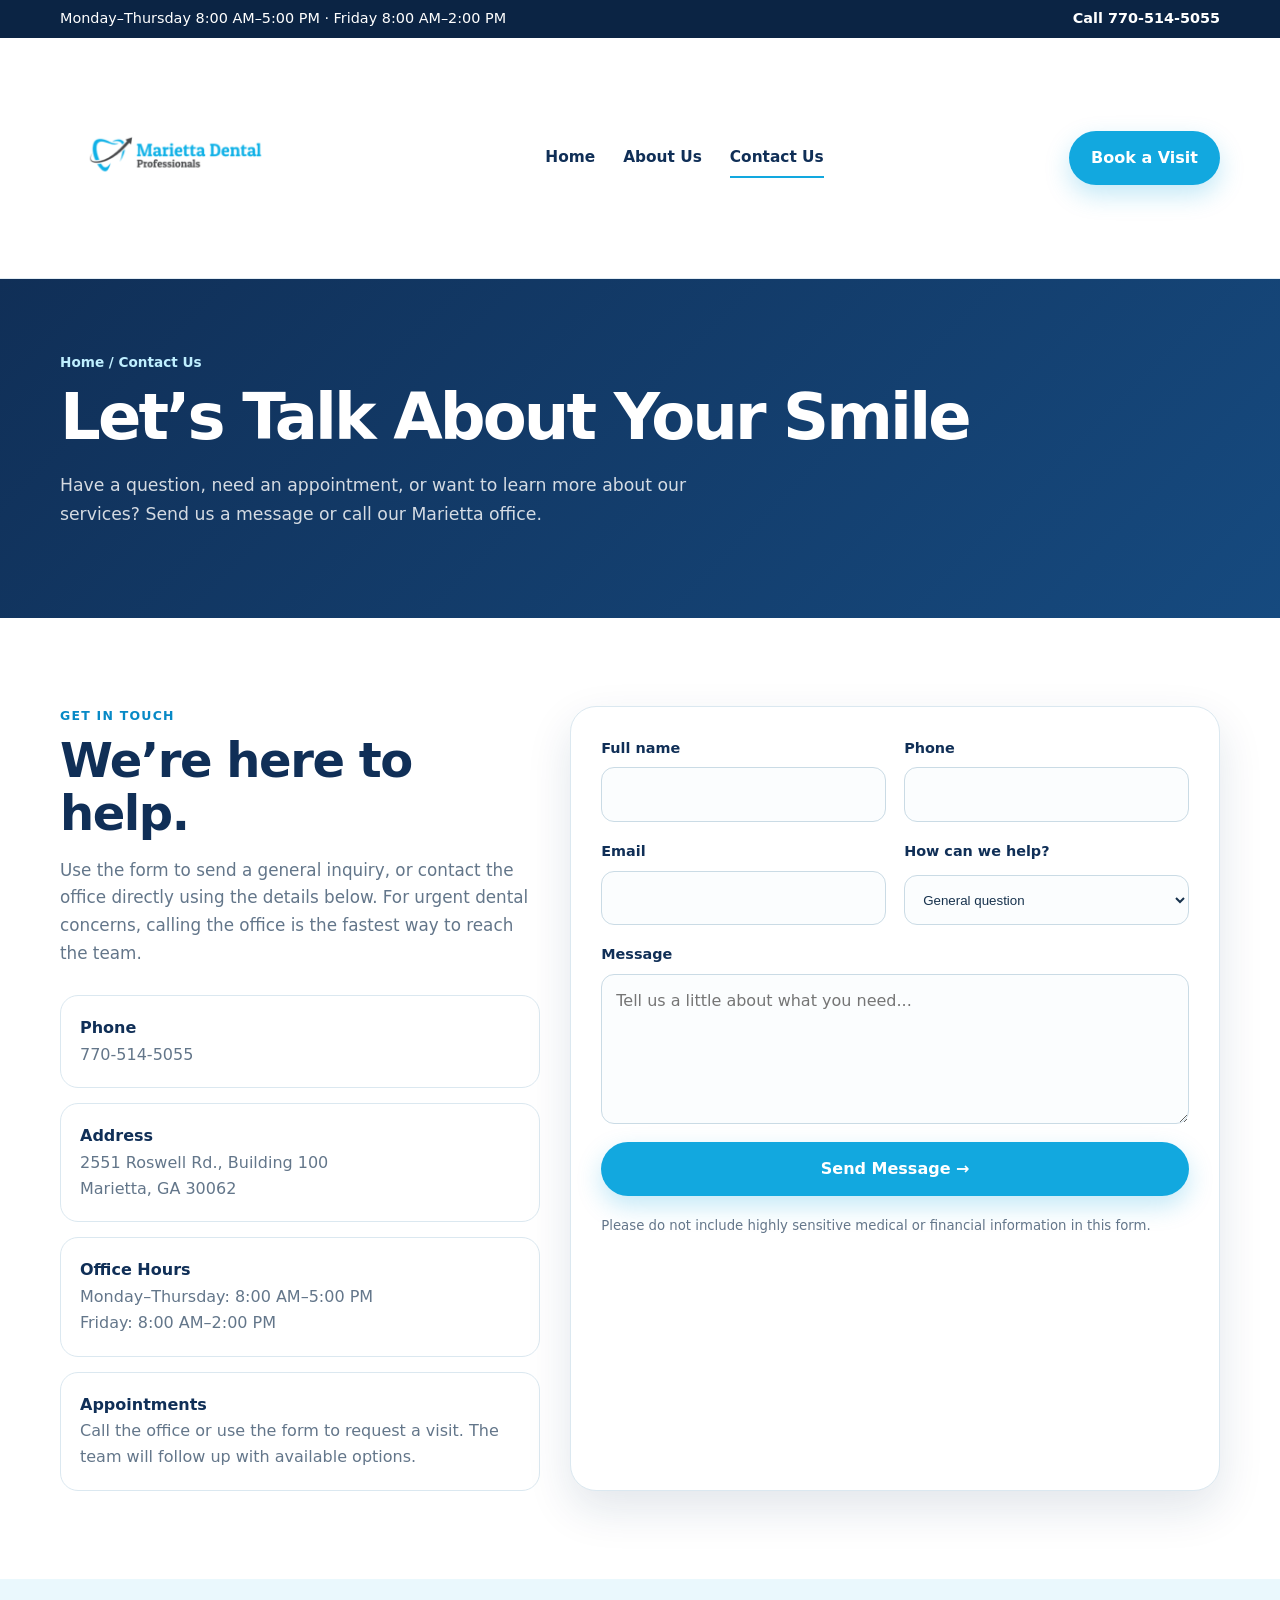
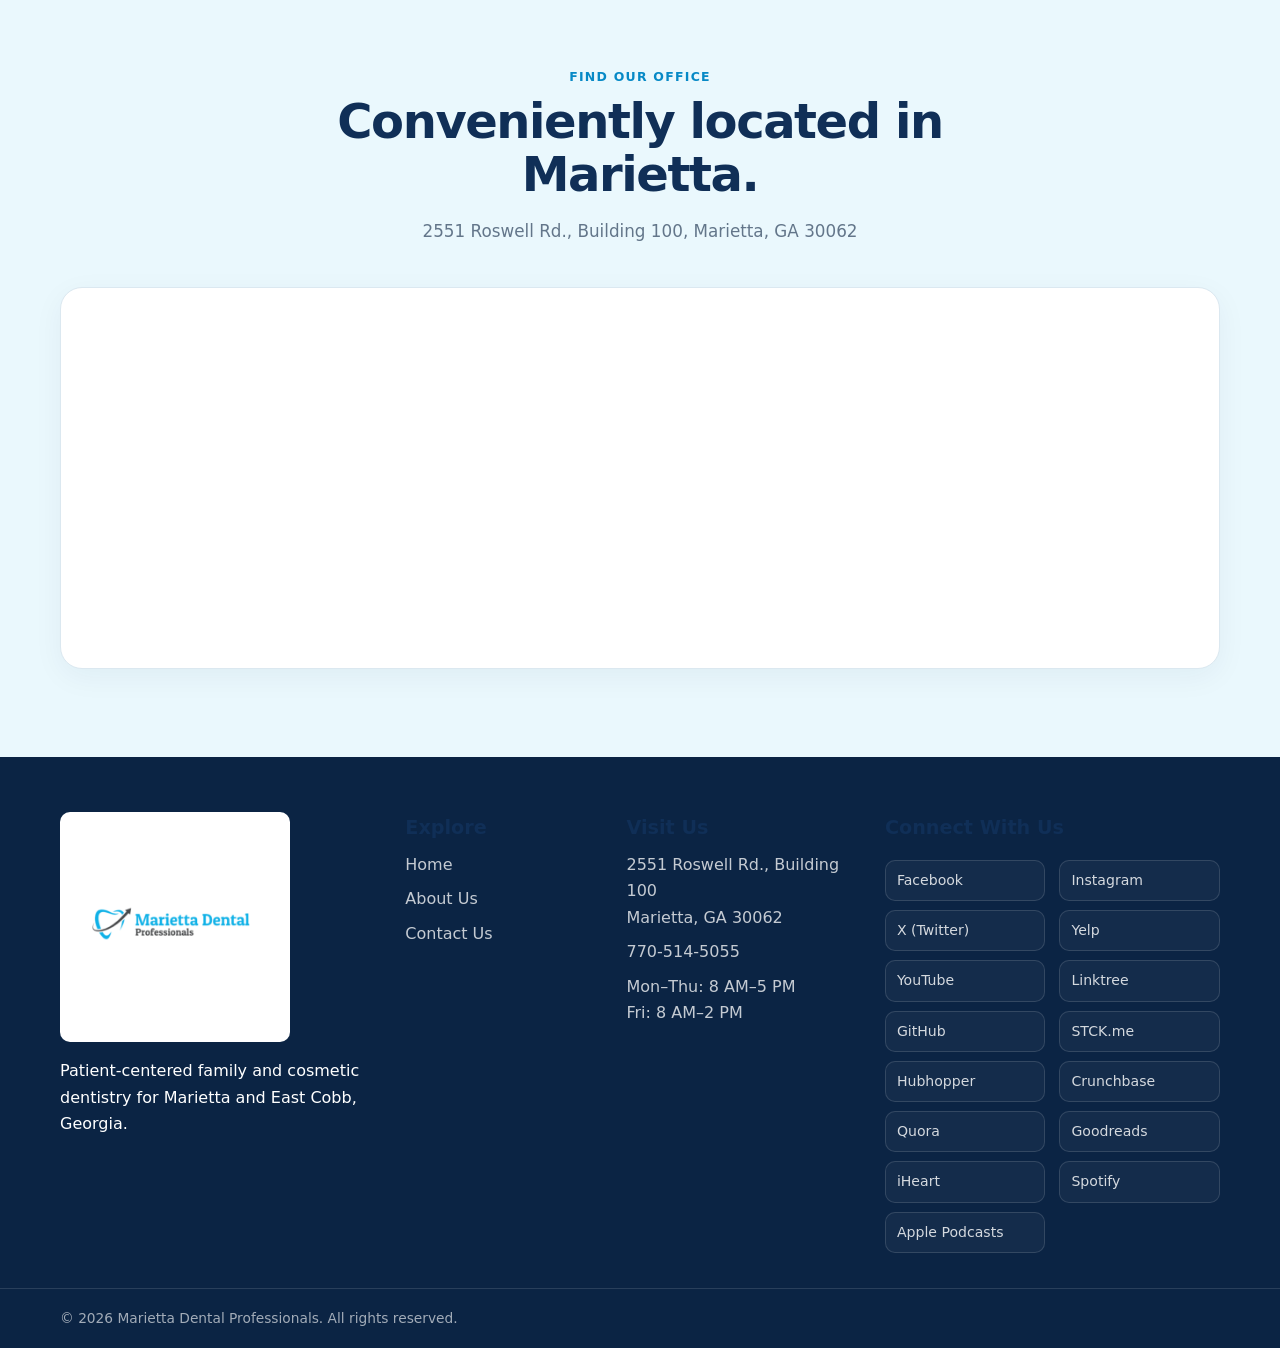
<file: contact.html>
<!doctype html>
<html lang="en">
<head>
  <meta charset="utf-8"><meta name="viewport" content="width=device-width, initial-scale=1">
  <title>Contact Us | Marietta Dental Professionals</title>
  <meta name="description" content="Contact Marietta Dental Professionals in Marietta, Georgia. Call 770-514-5055 or send a message to ask about appointments and dental care.">
  <meta name="theme-color" content="#102f57"><link rel="canonical" href="https://mariettadentalpros.com/contact.html">
  <link rel="icon" type="image/jpeg" href="assets/logo.jpg">
  <meta property="og:type" content="website"><meta property="og:title" content="Contact Marietta Dental Professionals"><meta property="og:description" content="Reach our Marietta dental team by phone or message. We are here to help with your next visit."><meta property="og:image" content="assets/logo.jpg">
  <link rel="stylesheet" href="styles.css">
</head>
<body>
  <div class="topbar"><div class="container topbar-inner"><span>Monday–Thursday 8:00 AM–5:00 PM · Friday 8:00 AM–2:00 PM</span><a href="tel:7705145055">Call 770-514-5055</a></div></div>
  <header class="site-header"><div class="container nav"><a class="brand" href="index.html"><img src="assets/logo.jpg" alt="Marietta Dental Professionals logo"></a><nav class="nav-links"><a href="index.html">Home</a><a href="about.html">About Us</a><a class="active" href="contact.html">Contact Us</a></nav><div class="nav-actions"><a class="btn btn-primary" href="contact.html">Book a Visit</a><button class="menu-toggle" aria-label="Open menu" aria-expanded="false">☰</button></div></div></header>
  <main>
    <section class="page-hero"><div class="container"><div class="breadcrumb">Home / Contact Us</div><h1>Let’s Talk About Your Smile</h1><p>Have a question, need an appointment, or want to learn more about our services? Send us a message or call our Marietta office.</p></div></section>
    <section class="section"><div class="container contact-grid">
      <div class="reveal"><div class="section-kicker">Get in touch</div><h2>We’re here to help.</h2><p class="lead">Use the form to send a general inquiry, or contact the office directly using the details below. For urgent dental concerns, calling the office is the fastest way to reach the team.</p>
        <div class="contact-list">
          <div class="contact-item"><strong>Phone</strong><a href="tel:7705145055">770-514-5055</a></div>
          <div class="contact-item"><strong>Address</strong><span>2551 Roswell Rd., Building 100<br>Marietta, GA 30062</span></div>
          <div class="contact-item"><strong>Office Hours</strong><span>Monday–Thursday: 8:00 AM–5:00 PM<br>Friday: 8:00 AM–2:00 PM</span></div>
          <div class="contact-item"><strong>Appointments</strong><span>Call the office or use the form to request a visit. The team will follow up with available options.</span></div>
        </div>
      </div>
      <form class="form reveal" name="contact" method="POST" data-netlify="true" netlify-honeypot="bot-field" action="contact.html">
        <input type="hidden" name="form-name" value="contact">
        <p style="display:none"><label>Don’t fill this out: <input name="bot-field"></label></p>
        <div class="form-grid">
          <div class="field"><label for="name">Full name</label><input id="name" name="name" type="text" autocomplete="name" required></div>
          <div class="field"><label for="phone">Phone</label><input id="phone" name="phone" type="tel" autocomplete="tel" required></div>
          <div class="field"><label for="email">Email</label><input id="email" name="email" type="email" autocomplete="email"></div>
          <div class="field"><label for="reason">How can we help?</label><select id="reason" name="reason"><option>General question</option><option>Request an appointment</option><option>New patient information</option><option>Emergency dental concern</option><option>Insurance or payment question</option></select></div>
          <div class="field full"><label for="message">Message</label><textarea id="message" name="message" placeholder="Tell us a little about what you need..." required></textarea></div>
          <div class="field full"><button class="btn btn-primary" type="submit">Send Message →</button><div class="form-note">Please do not include highly sensitive medical or financial information in this form.</div></div>
        </div>
      </form>
    </div></section>
    <section class="section section-soft"><div class="container"><div class="section-head center reveal"><div class="section-kicker">Find our office</div><h2>Conveniently located in Marietta.</h2><p class="lead">2551 Roswell Rd., Building 100, Marietta, GA 30062</p></div><div class="card reveal" style="padding:0;overflow:hidden"><iframe title="Marietta Dental Professionals location" src="https://www.google.com/maps?q=2551%20Roswell%20Rd%2C%20Building%20100%2C%20Marietta%2C%20GA%2030062&output=embed" width="100%" height="380" style="border:0;display:block" loading="lazy" referrerpolicy="no-referrer-when-downgrade"></iframe></div></div></section>
  </main>
  <footer class="site-footer"><div class="container footer-main"><div class="footer-brand"><img src="assets/logo.jpg" alt="Marietta Dental Professionals logo"><p>Patient-centered family and cosmetic dentistry for Marietta and East Cobb, Georgia.</p></div><div><h3>Explore</h3><div class="footer-links"><a href="index.html">Home</a><a href="about.html">About Us</a><a href="contact.html">Contact Us</a></div></div><div><h3>Visit Us</h3><div class="footer-links"><span>2551 Roswell Rd., Building 100<br>Marietta, GA 30062</span><a href="tel:7705145055">770-514-5055</a><span>Mon–Thu: 8 AM–5 PM<br>Fri: 8 AM–2 PM</span></div></div>      <div class="footer-social"><h3>Connect With Us</h3><div class="social-links"><a href="https://www.facebook.com/dentistmarietta" target="_blank" rel="noopener noreferrer">Facebook</a><a href="https://www.instagram.com/mymariettadentist/" target="_blank" rel="noopener noreferrer">Instagram</a><a href="https://x.com/mariettadental2" target="_blank" rel="noopener noreferrer">X (Twitter)</a><a href="https://www.yelp.com/biz/marietta-dental-professionals-marietta?dd_referrer=https%3A%2F%2Fmariettadentalpros.com%2F" target="_blank" rel="noopener noreferrer">Yelp</a><a href="https://www.youtube.com/@mariettadentalprofessional2152" target="_blank" rel="noopener noreferrer">YouTube</a><a href="https://linktr.ee/mariettadentalprofessionals" target="_blank" rel="noopener noreferrer">Linktree</a><a href="https://github.com/mariettadentalprofessionals" target="_blank" rel="noopener noreferrer">GitHub</a><a href="https://mariettadentalprofessionals.stck.me/profile" target="_blank" rel="noopener noreferrer">STCK.me</a><a href="https://listen.hubhopper.com/podcast/marietta-dental-professionals/" target="_blank" rel="noopener noreferrer">Hubhopper</a><a href="http://crunchbase.com/organization/marietta-dental-professionals-1a17" target="_blank" rel="noopener noreferrer">Crunchbase</a><a href="https://mariettadentalprofessionals.quora.com/" target="_blank" rel="noopener noreferrer">Quora</a><a href="https://www.goodreads.com/user/show/202864242-marietta-dental-professionals" target="_blank" rel="noopener noreferrer">Goodreads</a><a href="https://iheart.com/podcast/339903764" target="_blank" rel="noopener noreferrer">iHeart</a><a href="https://open.spotify.com/show/033YkMesp4B0gYVEdAmruI" target="_blank" rel="noopener noreferrer">Spotify</a><a href="https://podcasts.apple.com/us/podcast/id6802985927" target="_blank" rel="noopener noreferrer">Apple Podcasts</a></div></div>
    </div><div class="footer-bottom"><div class="container">© <span class="year"></span> Marietta Dental Professionals. All rights reserved.</div></div></footer>
  <script src="script.js"></script>
</body></html>
</file>
<file: styles.css>
:root {
  --navy: #102f57;
  --navy-2: #0b2444;
  --blue: #12a8df;
  --blue-2: #0789c6;
  --sky: #eaf8fd;
  --ink: #17324d;
  --muted: #63768a;
  --white: #ffffff;
  --line: #dbe8f0;
  --shadow: 0 18px 45px rgba(16, 47, 87, .12);
  --radius: 22px;
}

* { box-sizing: border-box; }
html { scroll-behavior: smooth; }
body {
  margin: 0;
  font-family: Inter, ui-sans-serif, system-ui, -apple-system, BlinkMacSystemFont, "Segoe UI", sans-serif;
  color: var(--ink);
  background: #fff;
  line-height: 1.65;
}
a { color: inherit; text-decoration: none; }
img { max-width: 100%; display: block; }
button, input, textarea { font: inherit; }
.container { width: min(1160px, calc(100% - 40px)); margin-inline: auto; }

.topbar {
  background: var(--navy-2);
  color: #fff;
  font-size: .9rem;
}
.topbar-inner { min-height: 38px; display:flex; align-items:center; justify-content:space-between; gap:20px; }
.topbar a { color:#fff; font-weight:700; }

.site-header {
  position: sticky; top: 0; z-index: 50;
  background: rgba(255,255,255,.95);
  backdrop-filter: blur(12px);
  border-bottom: 1px solid rgba(219,232,240,.8);
}
.nav { min-height: 82px; display:flex; align-items:center; justify-content:space-between; gap:30px; }
.brand img { width: 240px; height:auto; }
.nav-links { display:flex; align-items:center; gap:28px; }
.nav-links a { color:var(--navy); font-weight:750; font-size:.96rem; position:relative; }
.nav-links a::after { content:""; position:absolute; left:0; bottom:-7px; width:0; height:2px; background:var(--blue); transition:.25s; }
.nav-links a:hover::after, .nav-links a.active::after { width:100%; }
.nav-actions { display:flex; align-items:center; gap:10px; }
.menu-toggle { display:none; border:0; background:transparent; font-size:1.7rem; color:var(--navy); cursor:pointer; }

.btn { display:inline-flex; align-items:center; justify-content:center; gap:9px; border-radius:999px; padding:13px 21px; font-weight:800; border:1px solid transparent; transition:.2s; cursor:pointer; }
.btn-primary { background:var(--blue); color:#fff; box-shadow:0 10px 24px rgba(18,168,223,.25); }
.btn-primary:hover { background:var(--blue-2); transform:translateY(-1px); }
.btn-outline { border-color:var(--navy); color:var(--navy); background:#fff; }
.btn-outline:hover { background:var(--navy); color:#fff; }
.btn-light { background:#fff; color:var(--navy); }

.hero {
  position:relative; overflow:hidden;
  background:linear-gradient(135deg, #f5fcff 0%, #e9f7fc 58%, #fff 100%);
  padding:76px 0 90px;
}
.hero::before { content:""; position:absolute; width:520px; height:520px; border-radius:50%; background:rgba(18,168,223,.10); right:-180px; top:-200px; }
.hero-grid { display:grid; grid-template-columns:1.05fr .95fr; align-items:center; gap:64px; position:relative; }
.eyebrow { display:inline-flex; align-items:center; gap:9px; color:var(--blue-2); text-transform:uppercase; letter-spacing:.12em; font-size:.78rem; font-weight:900; margin-bottom:15px; }
.eyebrow::before { content:""; width:32px; height:3px; border-radius:5px; background:var(--blue); }
h1 { margin:0 0 20px; font-size:clamp(2.7rem, 5vw, 4.8rem); line-height:1.03; letter-spacing:-.045em; color:var(--navy); }
h1 span { color:var(--blue-2); }
.hero-copy { font-size:1.1rem; color:var(--muted); max-width:650px; }
.hero-actions { display:flex; gap:12px; flex-wrap:wrap; margin-top:30px; }
.hero-meta { display:flex; gap:24px; flex-wrap:wrap; margin-top:28px; font-size:.9rem; color:var(--muted); }
.hero-meta strong { color:var(--navy); display:block; }
.hero-visual { position:relative; }
.hero-card { background:#fff; border-radius:30px; padding:14px; box-shadow:var(--shadow); transform:rotate(1deg); }
.hero-card img { width:100%; aspect-ratio: 4/3; object-fit:cover; border-radius:22px; }
.floating-card { position:absolute; left:-34px; bottom:28px; background:var(--navy); color:#fff; padding:18px 20px; border-radius:18px; box-shadow:var(--shadow); max-width:250px; }
.floating-card strong { display:block; font-size:1.15rem; }

.section { padding:88px 0; }
.section-soft { background:var(--sky); }
.section-head { max-width:760px; margin-bottom:42px; }
.section-head.center { margin-inline:auto; text-align:center; }
.section-kicker { color:var(--blue-2); font-weight:900; text-transform:uppercase; letter-spacing:.1em; font-size:.78rem; }
h2 { color:var(--navy); font-size:clamp(2rem, 4vw, 3rem); line-height:1.1; letter-spacing:-.03em; margin:8px 0 14px; }
h3 { color:var(--navy); margin:0 0 8px; font-size:1.2rem; }
.lead { color:var(--muted); font-size:1.05rem; }

.about-grid { display:grid; grid-template-columns:.9fr 1.1fr; gap:60px; align-items:center; }
.about-photo { border-radius:28px; overflow:hidden; box-shadow:var(--shadow); }
.about-photo img { width:100%; aspect-ratio:4/3; object-fit:cover; }
.check-list { list-style:none; padding:0; margin:25px 0 0; display:grid; gap:14px; }
.check-list li { display:flex; gap:12px; align-items:flex-start; }
.check { width:26px; height:26px; border-radius:50%; background:var(--blue); color:#fff; display:grid; place-items:center; flex:0 0 26px; font-weight:900; font-size:.85rem; }

.cards { display:grid; grid-template-columns:repeat(3,1fr); gap:20px; }
.card { background:#fff; border:1px solid var(--line); border-radius:var(--radius); padding:27px; box-shadow:0 8px 30px rgba(16,47,87,.05); transition:.2s; }
.card:hover { transform:translateY(-4px); box-shadow:var(--shadow); }
.icon { width:50px; height:50px; display:grid; place-items:center; border-radius:15px; background:var(--sky); color:var(--blue-2); font-size:1.35rem; margin-bottom:18px; }

.service-grid { display:grid; grid-template-columns:repeat(4,1fr); gap:15px; }
.service { padding:22px; border-radius:18px; background:#fff; border:1px solid var(--line); font-weight:800; color:var(--navy); }
.service small { display:block; color:var(--muted); font-weight:500; margin-top:5px; }

.mission-grid { display:grid; grid-template-columns:1fr 1fr; gap:20px; }
.panel { border-radius:28px; padding:38px; background:var(--navy); color:#fff; }
.panel h2, .panel h3 { color:#fff; }
.panel p { color:rgba(255,255,255,.82); }
.panel.alt { background:var(--blue); }

.cta { background:linear-gradient(115deg, var(--navy), #164a7f); color:#fff; border-radius:30px; padding:50px; display:flex; align-items:center; justify-content:space-between; gap:30px; }
.cta h2 { color:#fff; margin-bottom:10px; }
.cta p { color:rgba(255,255,255,.82); max-width:670px; margin:0; }

.page-hero { background:linear-gradient(135deg, var(--navy) 0%, #164a7f 100%); color:#fff; padding:72px 0; }
.page-hero h1 { color:#fff; font-size:clamp(2.5rem,5vw,4rem); }
.page-hero p { color:rgba(255,255,255,.82); max-width:700px; font-size:1.08rem; }
.breadcrumb { color:#bfefff; font-weight:800; font-size:.85rem; margin-bottom:12px; }

.about-content { max-width:900px; }
.about-content p { color:var(--muted); font-size:1.05rem; margin:0 0 22px; }
.about-content h2 { margin-top:42px; }
.stat-grid { display:grid; grid-template-columns:repeat(3,1fr); gap:18px; margin:35px 0; }
.stat { background:var(--sky); border-radius:20px; padding:25px; }
.stat strong { display:block; font-size:1.8rem; color:var(--navy); }
.stat span { color:var(--muted); }

.contact-grid { display:grid; grid-template-columns:.85fr 1.15fr; gap:30px; }
.contact-list { display:grid; gap:15px; margin-top:28px; }
.contact-item { padding:19px; border:1px solid var(--line); border-radius:18px; background:#fff; }
.contact-item strong { display:block; color:var(--navy); }
.contact-item span, .contact-item a { color:var(--muted); }
.form { background:#fff; border:1px solid var(--line); border-radius:26px; padding:30px; box-shadow:var(--shadow); }
.form-grid { display:grid; grid-template-columns:1fr 1fr; gap:18px; }
.field { display:grid; gap:7px; }
.field.full { grid-column:1/-1; }
label { color:var(--navy); font-weight:800; font-size:.9rem; }
input, textarea, select { width:100%; border:1px solid #cadbe5; border-radius:13px; padding:13px 14px; outline:none; background:#fbfdfe; color:var(--ink); }
input:focus, textarea:focus, select:focus { border-color:var(--blue); box-shadow:0 0 0 3px rgba(18,168,223,.12); }
textarea { min-height:150px; resize:vertical; }
.form-note { color:var(--muted); font-size:.83rem; margin-top:12px; }

.site-footer { background:var(--navy-2); color:#fff; margin-top:0; }
.footer-main { padding:55px 0 35px; display:grid; grid-template-columns:1.25fr .75fr .9fr 1.35fr; gap:35px; }
.footer-brand img { width:230px; background:#fff; border-radius:10px; padding:5px; }
.footer p { color:rgba(255,255,255,.7); }
.footer h3 { color:#fff; }
.footer-links { display:grid; gap:8px; color:rgba(255,255,255,.76); }
.footer-links a:hover { color:#fff; }
.footer-social h3 { margin-bottom:16px; }
.social-links { display:grid; grid-template-columns:1fr 1fr; gap:9px 14px; }
.social-links a { display:flex; align-items:center; min-height:34px; padding:8px 11px; border:1px solid rgba(255,255,255,.13); border-radius:10px; color:rgba(255,255,255,.82); background:rgba(255,255,255,.04); font-size:.88rem; transition:.2s ease; }
.social-links a:hover { color:#fff; background:rgba(18,168,223,.18); border-color:rgba(18,168,223,.55); transform:translateY(-1px); }
.footer-bottom { border-top:1px solid rgba(255,255,255,.12); padding:18px 0; color:rgba(255,255,255,.62); font-size:.86rem; }

.reveal { opacity:0; transform:translateY(18px); transition:.65s ease; }
.reveal.visible { opacity:1; transform:none; }

@media (max-width: 980px) {
  .nav-links { display:none; position:absolute; top:82px; left:0; right:0; background:#fff; padding:20px; border-bottom:1px solid var(--line); box-shadow:var(--shadow); flex-direction:column; align-items:flex-start; }
  .nav-links.open { display:flex; }
  .menu-toggle { display:block; }
  .nav-actions .btn { display:none; }
  .hero-grid, .about-grid, .contact-grid { grid-template-columns:1fr; }
  .hero { padding-top:55px; }
  .hero-visual { max-width:720px; margin-inline:auto; }
  .cards { grid-template-columns:1fr 1fr; }
  .service-grid { grid-template-columns:1fr 1fr; }
  .footer-main { grid-template-columns:1fr 1fr; }
  .footer-social { grid-column:1 / -1; }
}
@media (max-width: 640px) {
  .container { width:min(100% - 28px, 1160px); }
  .topbar-inner { justify-content:center; text-align:center; padding:8px 0; }
  .topbar-inner span { display:none; }
  .nav { min-height:72px; }
  .brand img { width:195px; }
  .nav-links { top:72px; }
  .hero { padding:45px 0 65px; }
  h1 { font-size:2.55rem; }
  .hero-meta { gap:15px; }
  .floating-card { position:static; margin-top:14px; max-width:none; }
  .section { padding:65px 0; }
  .cards, .service-grid, .mission-grid, .stat-grid, .form-grid, .footer-main { grid-template-columns:1fr; }
  .footer-social { grid-column:auto; }
  .social-links { grid-template-columns:1fr 1fr; }
  .field.full { grid-column:auto; }
  .cta { padding:32px 25px; flex-direction:column; align-items:flex-start; }
  .panel { padding:28px; }
}
</file>
